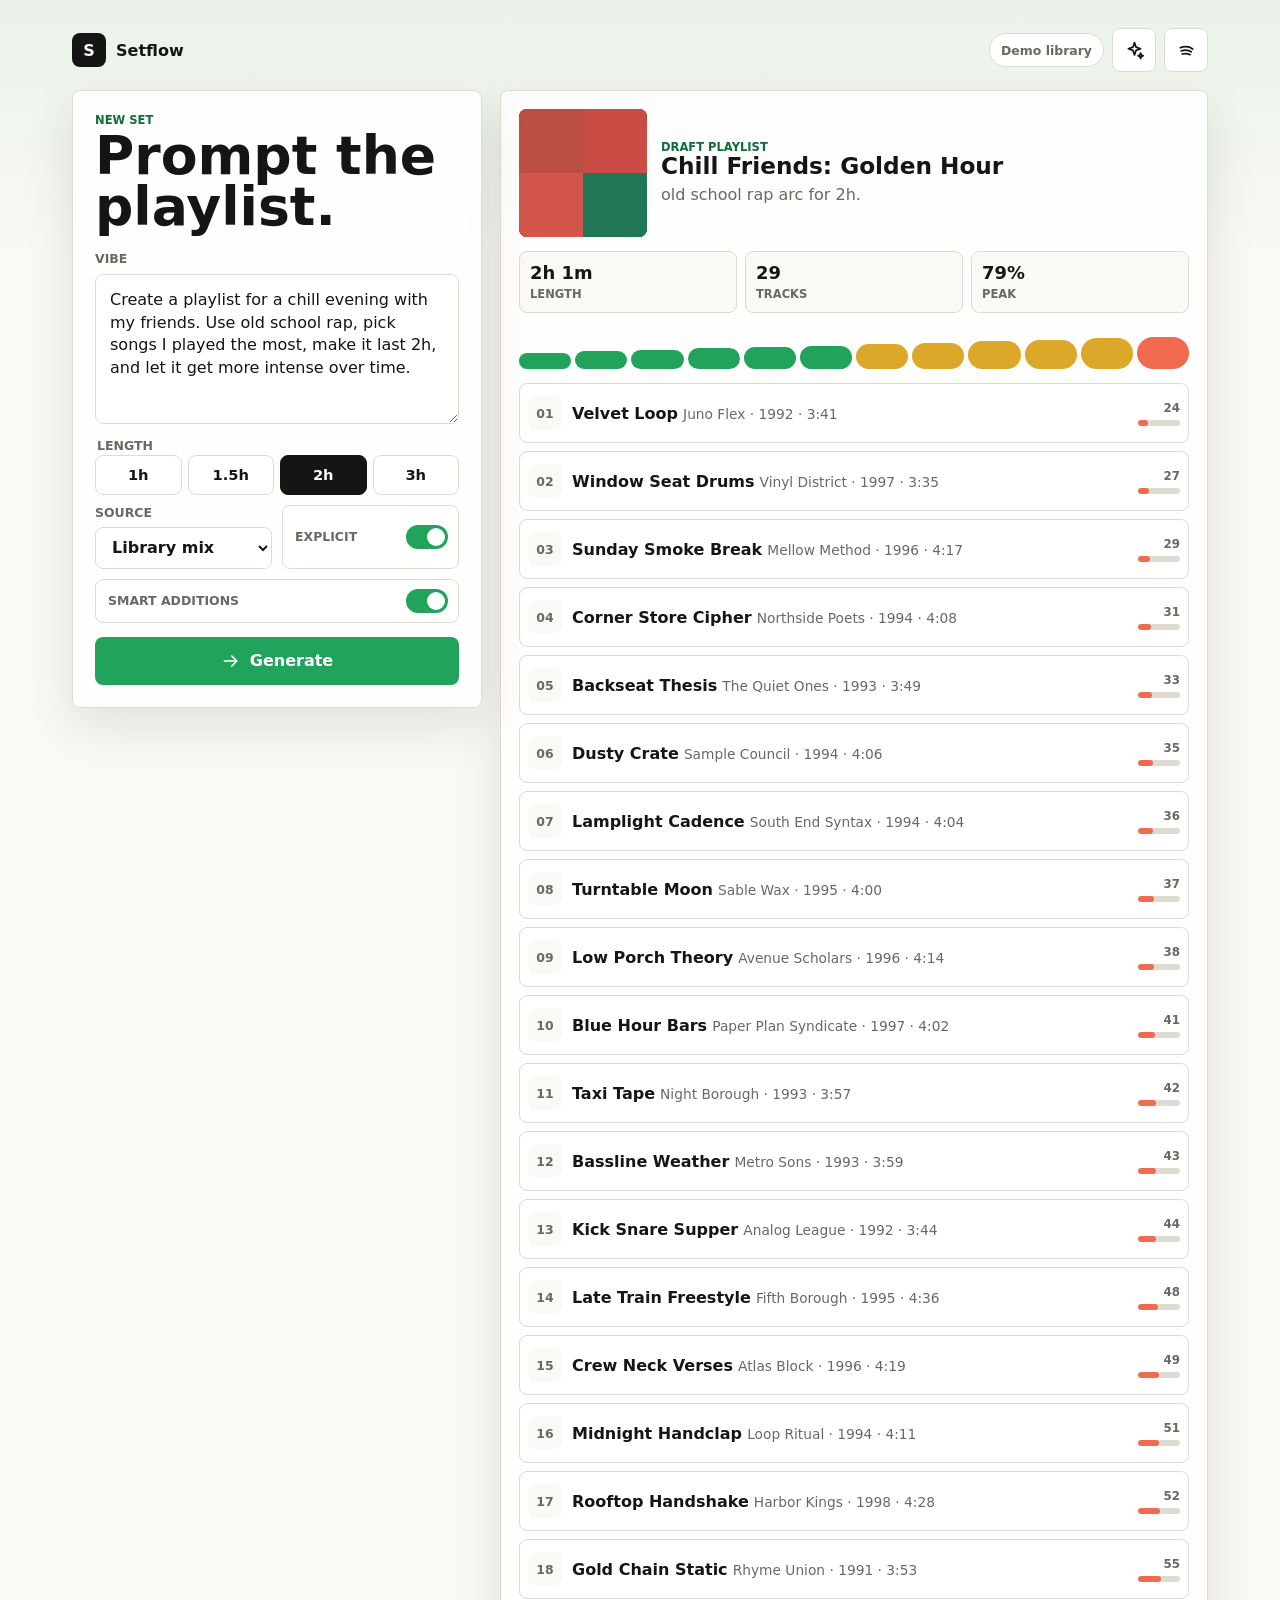
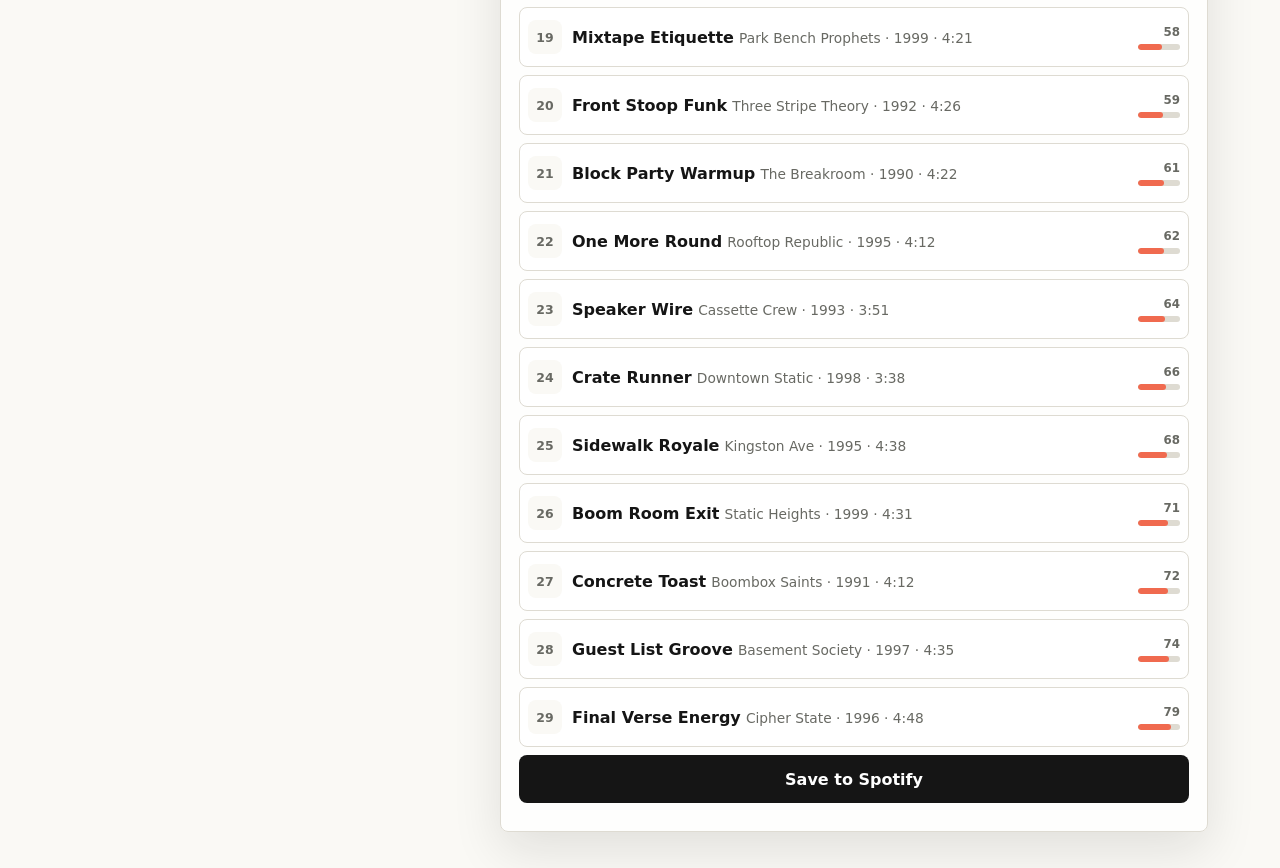
<file: index.html>
<!doctype html>
<html lang="en">
  <head>
    <meta charset="utf-8">
    <meta name="viewport" content="width=device-width, initial-scale=1">
    <meta name="theme-color" content="#121212">
    <title>Setflow</title>
    <link rel="manifest" href="manifest.json">
    <link rel="icon" href="icon.svg" type="image/svg+xml">
    <link rel="stylesheet" href="styles.css?v=59">
  </head>
  <body>
    <div class="app-shell">
      <header class="topbar">
        <a class="brand" href="#" aria-label="Setflow home">
          <span class="brand-mark" aria-hidden="true">S</span>
          <span>Setflow</span>
        </a>
        <div class="top-actions">
          <span class="status-pill" id="libraryStatus" data-mode="demo">Demo library</span>
          <button class="icon-button" id="aiButton" type="button" aria-label="AI settings">
            <svg viewBox="0 0 24 24" aria-hidden="true">
              <path d="M12 3l1.8 5.2L19 10l-5.2 1.8L12 17l-1.8-5.2L5 10l5.2-1.8z" />
              <path d="M19 15l.9 2.1L22 18l-2.1.9L19 21l-.9-2.1L16 18l2.1-.9z" />
            </svg>
          </button>
          <button class="icon-button" id="connectButton" type="button" aria-label="Connect Spotify">
            <svg viewBox="0 0 24 24" aria-hidden="true">
              <path d="M6 12.5c4.5-1.5 8.2-1.1 11.4 1" />
              <path d="M7 16c3.5-.9 6.6-.6 9.1.8" />
              <path d="M5 8.8c5.4-1.8 10.4-1.3 14 1.5" />
            </svg>
          </button>
        </div>
      </header>

      <main class="workspace">
        <section class="composer-panel" aria-labelledby="composerTitle">
          <div class="section-head">
            <p class="eyebrow">New set</p>
            <h1 id="composerTitle">Prompt the playlist.</h1>
          </div>

          <form id="playlistForm" class="composer" autocomplete="off">
            <label class="prompt-box" for="promptInput">
              <span class="prompt-label">Vibe</span>
              <textarea id="promptInput" name="prompt" rows="5">Create a playlist for a chill evening with my friends. Use old school rap, pick songs I played the most, make it last 2h, and let it get more intense over time.</textarea>
            </label>

            <div class="control-grid">
              <fieldset class="segmented-control">
                <legend>Length</legend>
                <label>
                  <input type="radio" name="duration" value="60">
                  <span>1h</span>
                </label>
                <label>
                  <input type="radio" name="duration" value="90">
                  <span>1.5h</span>
                </label>
                <label>
                  <input type="radio" name="duration" value="120" checked>
                  <span>2h</span>
                </label>
                <label>
                  <input type="radio" name="duration" value="180">
                  <span>3h</span>
                </label>
              </fieldset>

              <label class="select-control" for="sourceSelect">
                <span>Source</span>
                <select id="sourceSelect" name="source">
                  <option value="all" selected>Library mix</option>
                  <option value="top">Top plays</option>
                  <option value="saved">Liked songs</option>
                  <option value="playlist">Playlists</option>
                  <option value="recent">Recent plays</option>
                </select>
              </label>

              <label class="toggle-control">
                <span>Explicit</span>
                <input id="explicitToggle" name="explicit" type="checkbox" checked>
                <span class="switch" aria-hidden="true"></span>
              </label>

              <label class="toggle-control toggle-control-wide">
                <span>Smart additions</span>
                <input id="expandToggle" name="expandCatalog" type="checkbox" checked>
                <span class="switch" aria-hidden="true"></span>
              </label>
            </div>

            <button class="primary-action" type="submit">
              <svg viewBox="0 0 24 24" aria-hidden="true">
                <path d="M4 12h14" />
                <path d="m13 6 6 6-6 6" />
              </svg>
              Generate
            </button>
          </form>
        </section>

        <section class="playlist-panel" aria-labelledby="playlistTitle">
          <div class="playlist-hero">
            <div class="cover" id="playlistCover" aria-hidden="true">
              <span></span>
              <span></span>
              <span></span>
              <span></span>
            </div>
            <div class="playlist-meta">
              <p class="eyebrow">Draft playlist</p>
              <h2 id="playlistTitle">Chill Friends: Golden Hour</h2>
              <p id="playlistSubtitle">Old school rap arc for a two-hour evening.</p>
            </div>
          </div>

          <div class="stats-grid" aria-label="Playlist stats">
            <div>
              <span id="statDuration">0m</span>
              <small>length</small>
            </div>
            <div>
              <span id="statTracks">0</span>
              <small>tracks</small>
            </div>
            <div>
              <span id="statEnergy">0%</span>
              <small>peak</small>
            </div>
          </div>

          <div class="energy-arc" aria-label="Energy arc">
            <span></span>
            <span></span>
            <span></span>
            <span></span>
            <span></span>
            <span></span>
            <span></span>
            <span></span>
            <span></span>
            <span></span>
            <span></span>
            <span></span>
          </div>

          <ol class="track-list" id="trackList" aria-label="Generated tracks"></ol>

          <div class="action-bar">
            <button class="save-action" id="saveButton" type="button">Save to Spotify</button>
            <a class="open-playlist" id="openPlaylist" target="_blank" rel="noopener" hidden>Open last saved playlist</a>
          </div>
        </section>
      </main>

      <div class="toast" id="toast" role="status" aria-live="polite"></div>

      <dialog class="ai-dialog" id="aiDialog">
        <form method="dialog" class="ai-dialog-body">
          <h2>AI prompt understanding</h2>
          <p>Add your Anthropic API key and Claude will interpret any vibe — not just the built-in ones — and hand-pick the tracks. The key stays in this browser and is only sent to api.anthropic.com. Each generate costs a fraction of a cent.</p>
          <label class="ai-field">
            <span>Anthropic API key</span>
            <input id="aiKeyInput" type="password" placeholder="sk-ant-..." autocomplete="off">
          </label>
          <label class="ai-field">
            <span>Model</span>
            <select id="aiModelSelect">
              <option value="claude-opus-4-8" selected>Claude Opus 4.8 — best quality</option>
              <option value="claude-haiku-4-5">Claude Haiku 4.5 — fastest, cheapest</option>
            </select>
          </label>
          <div class="ai-dialog-actions">
            <button class="save-action" id="aiSaveButton" type="button">Save</button>
            <button class="ai-clear" id="aiClearButton" type="button">Disable AI</button>
          </div>
        </form>
      </dialog>
    </div>

    <script src="app.js?v=59"></script>
  </body>
</html>
</file>
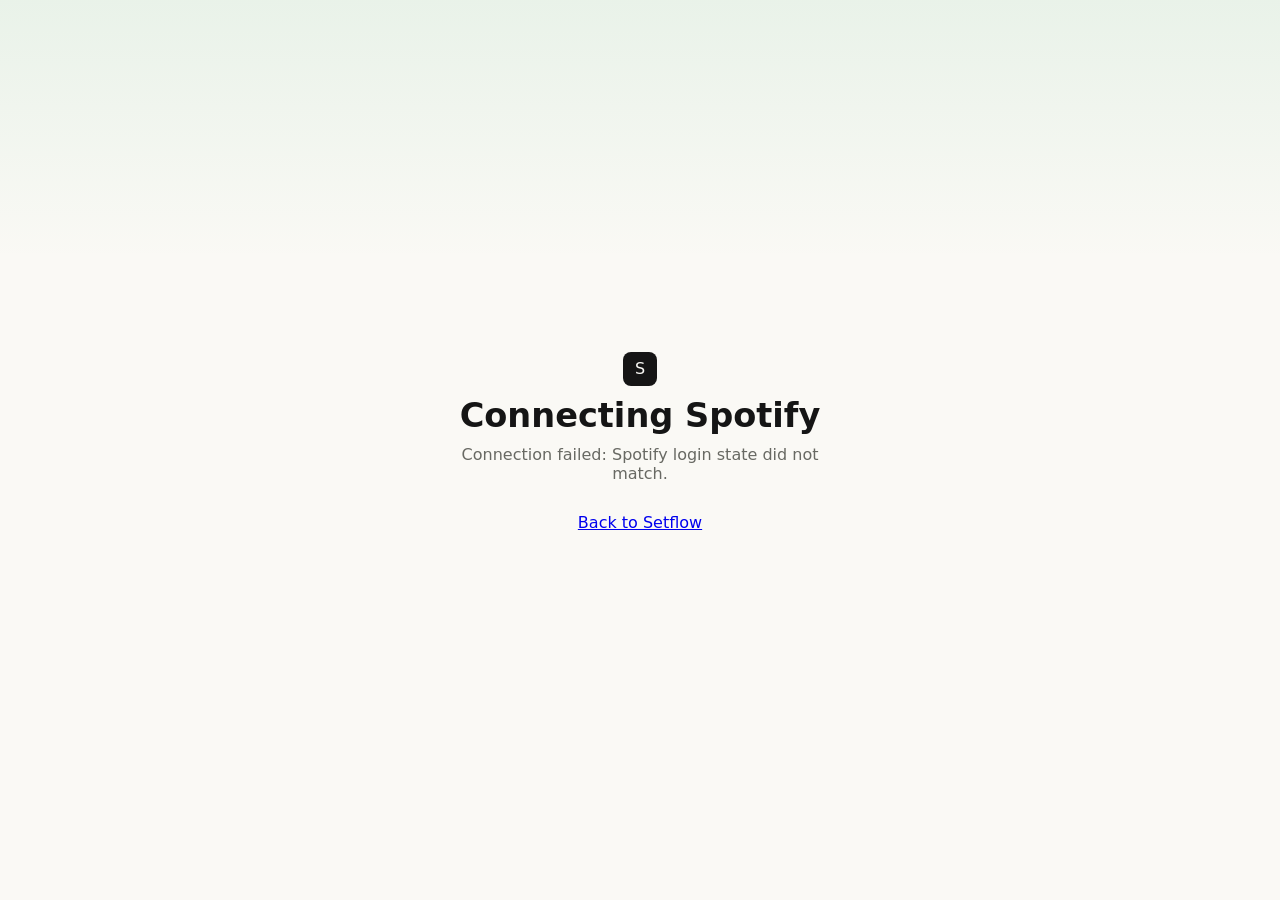
<file: callback.html>
<!doctype html>
<html lang="en">
  <head>
    <meta charset="utf-8">
    <meta name="viewport" content="width=device-width, initial-scale=1">
    <meta name="theme-color" content="#121212">
    <title>Connecting Spotify...</title>
    <link rel="stylesheet" href="styles.css?v=59">
  </head>
  <body>
    <main class="callback-screen">
      <div class="brand-mark" aria-hidden="true">S</div>
      <h1>Connecting Spotify</h1>
      <p id="callbackStatus">Finishing authorization.</p>
      <p><a id="callbackBack" href="./index.html" hidden>Back to Setflow</a></p>
    </main>

    <script>
      const SPOTIFY_CLIENT_ID = "003f1c3cbbb242b8941a383e45cb9f3b";
      const TOKEN_STORAGE_KEY = "setflow.spotifyToken";
      const statusNode = document.querySelector("#callbackStatus");
      const backLink = document.querySelector("#callbackBack");

      async function finishSpotifyLogin() {
        const params = new URLSearchParams(window.location.search);
        const error = params.get("error");
        const code = params.get("code");
        const state = params.get("state");
        const verifier = sessionStorage.getItem("setflow.spotifyVerifier");
        const expectedState = sessionStorage.getItem("setflow.spotifyState");

        if (error) throw new Error(error);
        if (!code || !verifier || state !== expectedState) {
          throw new Error("Spotify login state did not match.");
        }

        const response = await fetch("https://accounts.spotify.com/api/token", {
          method: "POST",
          headers: { "Content-Type": "application/x-www-form-urlencoded" },
          body: new URLSearchParams({
            grant_type: "authorization_code",
            code,
            // Must byte-match the redirect_uri used in the authorize request,
            // which is resolved relative to the app directory (subpath-safe).
            redirect_uri: `${window.location.origin}${window.location.pathname}`,
            client_id: SPOTIFY_CLIENT_ID,
            code_verifier: verifier
          })
        });

        if (!response.ok) {
          const detail = await response.json().catch(() => ({}));
          throw new Error(detail.error_description || detail.error || "Token exchange failed.");
        }

        const data = await response.json();
        localStorage.setItem(TOKEN_STORAGE_KEY, JSON.stringify({
          accessToken: data.access_token,
          refreshToken: data.refresh_token,
          expiresAt: Date.now() + data.expires_in * 1000
        }));

        sessionStorage.removeItem("setflow.spotifyVerifier");
        sessionStorage.removeItem("setflow.spotifyState");
        window.location.replace("./index.html?spotify=connected");
      }

      finishSpotifyLogin().catch((error) => {
        statusNode.textContent = `Connection failed: ${error.message}`;
        backLink.hidden = false;
      });
    </script>
  </body>
</html>
</file>
<file: styles.css>
:root {
  color-scheme: light;
  --ink: #151515;
  --muted: #686963;
  --paper: #faf9f5;
  --surface: #ffffff;
  --line: #dedbd2;
  --green: #21a35b;
  --green-dark: #0e6d3a;
  --tomato: #f06a4f;
  --gold: #dca829;
  --blue: #4f77d7;
  --violet: #7858c4;
  --shadow: 0 18px 50px rgba(20, 20, 20, 0.11);
  font-family: Inter, ui-sans-serif, system-ui, -apple-system, BlinkMacSystemFont, "Segoe UI", sans-serif;
}

* {
  box-sizing: border-box;
}

body {
  margin: 0;
  min-height: 100vh;
  background:
    linear-gradient(180deg, rgba(33, 163, 91, 0.08), rgba(250, 249, 245, 0) 260px),
    var(--paper);
  color: var(--ink);
}

button,
textarea,
select {
  font: inherit;
}

button {
  cursor: pointer;
}

.app-shell {
  width: min(100%, 1180px);
  min-height: 100vh;
  margin: 0 auto;
  padding: 18px 14px 28px;
}

.topbar {
  display: flex;
  align-items: center;
  justify-content: space-between;
  gap: 14px;
  min-height: 44px;
  margin-bottom: 18px;
}

.brand {
  display: inline-flex;
  align-items: center;
  gap: 10px;
  color: var(--ink);
  text-decoration: none;
  font-weight: 800;
}

.brand-mark {
  display: grid;
  width: 34px;
  height: 34px;
  place-items: center;
  border-radius: 8px;
  background: var(--ink);
  color: var(--paper);
}

.icon-button {
  display: grid;
  width: 44px;
  height: 44px;
  place-items: center;
  border: 1px solid var(--line);
  border-radius: 8px;
  background: var(--surface);
  color: var(--ink);
}

.top-actions {
  display: inline-flex;
  align-items: center;
  gap: 8px;
  min-width: 0;
}

.status-pill {
  display: inline-flex;
  align-items: center;
  max-width: 152px;
  min-height: 34px;
  border: 1px solid var(--line);
  border-radius: 999px;
  padding: 0 11px;
  background: var(--surface);
  color: var(--muted);
  font-size: 0.78rem;
  font-weight: 850;
  overflow: hidden;
  text-overflow: ellipsis;
  white-space: nowrap;
}

.status-pill[data-mode="connected"] {
  border-color: rgba(33, 163, 91, 0.35);
  background: rgba(33, 163, 91, 0.12);
  color: var(--green-dark);
}

.status-pill[data-mode="loading"] {
  border-color: rgba(220, 168, 41, 0.42);
  background: rgba(220, 168, 41, 0.13);
  color: #84610c;
}

svg {
  width: 21px;
  height: 21px;
  fill: none;
  stroke: currentColor;
  stroke-linecap: round;
  stroke-linejoin: round;
  stroke-width: 2;
}

.workspace {
  display: grid;
  gap: 14px;
}

.composer-panel,
.playlist-panel {
  border: 1px solid var(--line);
  border-radius: 8px;
  background: rgba(255, 255, 255, 0.82);
  box-shadow: var(--shadow);
  overflow: hidden;
}

.composer-panel {
  padding: 18px;
}

.section-head {
  display: grid;
  gap: 4px;
  margin-bottom: 18px;
}

.eyebrow {
  margin: 0;
  color: var(--green-dark);
  font-size: 0.72rem;
  font-weight: 850;
  letter-spacing: 0;
  text-transform: uppercase;
}

h1,
h2,
p {
  margin-top: 0;
}

h1 {
  max-width: 11ch;
  margin-bottom: 0;
  font-size: 2.45rem;
  line-height: 0.95;
  letter-spacing: 0;
}

h2 {
  margin-bottom: 6px;
  font-size: 1.45rem;
  line-height: 1.04;
  letter-spacing: 0;
}

.composer {
  display: grid;
  gap: 14px;
}

.prompt-box {
  display: grid;
  gap: 8px;
}

.prompt-label,
.select-control span,
.toggle-control span:first-child,
legend {
  color: var(--muted);
  font-size: 0.78rem;
  font-weight: 800;
  letter-spacing: 0;
  text-transform: uppercase;
}

textarea {
  width: 100%;
  min-height: 150px;
  resize: vertical;
  border: 1px solid var(--line);
  border-radius: 8px;
  padding: 14px;
  background: var(--surface);
  color: var(--ink);
  line-height: 1.42;
  outline: none;
}

textarea:focus,
select:focus-visible,
button:focus-visible {
  outline: 3px solid rgba(33, 163, 91, 0.22);
  outline-offset: 2px;
}

.control-grid {
  display: grid;
  gap: 10px;
}

.segmented-control {
  display: grid;
  grid-template-columns: repeat(4, 1fr);
  gap: 6px;
  margin: 0;
  border: 0;
  padding: 0;
}

.segmented-control legend {
  grid-column: 1 / -1;
  margin-bottom: 2px;
}

.segmented-control input {
  position: absolute;
  opacity: 0;
}

.segmented-control span {
  display: grid;
  min-height: 40px;
  place-items: center;
  border: 1px solid var(--line);
  border-radius: 8px;
  background: var(--surface);
  font-size: 0.92rem;
  font-weight: 760;
}

.segmented-control input:checked + span {
  border-color: var(--ink);
  background: var(--ink);
  color: var(--paper);
}

.select-control,
.toggle-control {
  display: grid;
  gap: 7px;
  min-width: 0;
}

select {
  width: 100%;
  min-height: 42px;
  border: 1px solid var(--line);
  border-radius: 8px;
  padding: 0 38px 0 12px;
  background: var(--surface);
  color: var(--ink);
  font-weight: 700;
}

.toggle-control {
  grid-template-columns: 1fr auto;
  align-items: center;
  min-height: 42px;
  border: 1px solid var(--line);
  border-radius: 8px;
  padding: 9px 10px 9px 12px;
  background: var(--surface);
}

.toggle-control-wide {
  grid-column: 1 / -1;
}

.toggle-control input {
  position: absolute;
  opacity: 0;
}

.switch {
  position: relative;
  display: block;
  width: 42px;
  height: 24px;
  border-radius: 999px;
  background: #c9c8bf;
}

.switch::after {
  content: "";
  position: absolute;
  top: 3px;
  left: 3px;
  width: 18px;
  height: 18px;
  border-radius: 50%;
  background: var(--surface);
  transition: transform 180ms ease;
}

.toggle-control input:checked + .switch {
  background: var(--green);
}

.toggle-control input:checked + .switch::after {
  transform: translateX(18px);
}

.primary-action,
.save-action {
  display: inline-flex;
  align-items: center;
  justify-content: center;
  gap: 9px;
  min-height: 48px;
  border: 0;
  border-radius: 8px;
  background: var(--green);
  color: #ffffff;
  font-weight: 850;
}

.primary-action:disabled,
.save-action:disabled {
  cursor: wait;
  opacity: 0.72;
}

.primary-action {
  width: 100%;
}

.primary-action svg {
  width: 20px;
  height: 20px;
}

.playlist-panel {
  display: grid;
  padding: 14px;
  gap: 14px;
}

.playlist-hero {
  display: grid;
  grid-template-columns: 96px minmax(0, 1fr);
  gap: 14px;
  align-items: center;
}

.cover {
  display: grid;
  grid-template-columns: repeat(2, 1fr);
  width: 96px;
  height: 96px;
  border-radius: 8px;
  overflow: hidden;
  background: var(--ink);
}

.cover span:nth-child(1) {
  background: var(--green);
}

.cover span:nth-child(2) {
  background: var(--tomato);
}

.cover span:nth-child(3) {
  background: var(--gold);
}

.cover span:nth-child(4) {
  background: var(--blue);
}

.playlist-meta {
  min-width: 0;
}

.playlist-meta p:last-child {
  margin-bottom: 0;
  color: var(--muted);
  line-height: 1.38;
}

.stats-grid {
  display: grid;
  grid-template-columns: repeat(3, 1fr);
  gap: 8px;
}

.stats-grid div {
  min-height: 62px;
  border: 1px solid var(--line);
  border-radius: 8px;
  padding: 10px;
  background: var(--paper);
}

.stats-grid span {
  display: block;
  font-size: 1.12rem;
  font-weight: 900;
}

.stats-grid small {
  color: var(--muted);
  font-size: 0.72rem;
  font-weight: 800;
  text-transform: uppercase;
}

.energy-arc {
  display: grid;
  grid-template-columns: repeat(12, 1fr);
  gap: 4px;
  align-items: end;
  height: 42px;
}

.energy-arc span {
  border-radius: 999px;
  background: var(--line);
  min-height: 8px;
  transition: height 220ms ease, background-color 220ms ease;
}

.track-list {
  display: grid;
  gap: 8px;
  margin: 0;
  padding: 0;
  list-style: none;
}

.track {
  display: grid;
  grid-template-columns: 34px minmax(0, 1fr) auto;
  gap: 10px;
  align-items: center;
  min-height: 60px;
  border: 1px solid var(--line);
  border-radius: 8px;
  padding: 8px;
  background: var(--surface);
}

.track-index {
  display: grid;
  width: 34px;
  height: 34px;
  place-items: center;
  border-radius: 8px;
  background: var(--paper);
  color: var(--muted);
  font-size: 0.78rem;
  font-weight: 900;
}

.track-main {
  min-width: 0;
}

.track-title,
.track-artist {
  overflow: hidden;
  text-overflow: ellipsis;
  white-space: nowrap;
}

.track-title {
  font-weight: 850;
}

.track-artist {
  margin-top: 2px;
  color: var(--muted);
  font-size: 0.86rem;
}

.track-energy {
  display: grid;
  justify-items: end;
  gap: 5px;
  min-width: 46px;
  color: var(--muted);
  font-size: 0.74rem;
  font-weight: 850;
}

.meter {
  width: 42px;
  height: 6px;
  border-radius: 999px;
  background: var(--line);
  overflow: hidden;
}

.meter span {
  display: block;
  height: 100%;
  border-radius: inherit;
  background: var(--tomato);
}

.action-bar {
  position: sticky;
  bottom: 10px;
  display: grid;
  gap: 8px;
  padding-top: 4px;
}

.open-playlist {
  display: inline-flex;
  align-items: center;
  justify-content: center;
  min-height: 40px;
  border: 1px solid var(--line);
  border-radius: 8px;
  background: var(--surface);
  color: var(--ink);
  font-weight: 750;
  text-decoration: none;
}

.open-playlist[hidden] {
  display: none;
}

.track-empty {
  grid-template-columns: 1fr;
  justify-items: center;
  color: var(--muted);
  text-align: center;
}

.ai-dialog {
  width: min(420px, calc(100vw - 32px));
  border: 1px solid var(--line);
  border-radius: 12px;
  padding: 0;
  background: var(--surface);
  color: var(--ink);
  box-shadow: var(--shadow);
}

.ai-dialog::backdrop {
  background: rgba(18, 18, 18, 0.45);
}

.ai-dialog-body {
  display: grid;
  gap: 14px;
  padding: 20px;
}

.ai-dialog-body h2 {
  margin: 0;
  font-size: 1.3rem;
}

.ai-dialog-body p {
  margin: 0;
  color: var(--muted);
  font-size: 0.88rem;
}

.ai-field {
  display: grid;
  gap: 6px;
  font-weight: 750;
  font-size: 0.85rem;
}

.ai-field input,
.ai-field select {
  min-height: 42px;
  border: 1px solid var(--line);
  border-radius: 8px;
  padding: 0 10px;
  background: var(--paper);
  color: var(--ink);
  font: inherit;
}

.ai-dialog-actions {
  display: grid;
  grid-template-columns: 1fr auto;
  gap: 8px;
}

.ai-clear {
  border: 1px solid var(--line);
  border-radius: 8px;
  padding: 0 14px;
  background: var(--surface);
  color: var(--muted);
  font-weight: 750;
}

.save-action {
  width: 100%;
  background: var(--ink);
}

.toast {
  position: fixed;
  right: 14px;
  bottom: 16px;
  left: 14px;
  z-index: 10;
  display: none;
  min-height: 48px;
  align-items: center;
  justify-content: center;
  border-radius: 8px;
  padding: 10px 14px;
  background: var(--ink);
  color: var(--paper);
  box-shadow: var(--shadow);
  font-weight: 750;
  text-align: center;
}

.toast.is-visible {
  display: flex;
}

.callback-screen {
  display: grid;
  width: min(100%, 460px);
  min-height: 100vh;
  place-content: center;
  gap: 14px;
  margin: 0 auto;
  padding: 28px;
  text-align: center;
}

.callback-screen .brand-mark {
  margin: 0 auto;
}

.callback-screen h1 {
  max-width: none;
  margin: 0;
  font-size: 2.1rem;
}

.callback-screen p {
  color: var(--muted);
}

.is-loading .primary-action {
  background: #8d9089;
}

@media (min-width: 720px) {
  .app-shell {
    padding: 28px 22px 36px;
  }

  .workspace {
    grid-template-columns: minmax(320px, 0.78fr) minmax(390px, 1fr);
    align-items: start;
  }

  .composer-panel {
    position: sticky;
    top: 22px;
    padding: 22px;
  }

  h1 {
    font-size: 3.35rem;
  }

  .control-grid {
    grid-template-columns: 1fr 1fr;
  }

  .segmented-control {
    grid-column: 1 / -1;
  }

  .playlist-panel {
    padding: 18px;
  }

  .playlist-hero {
    grid-template-columns: 128px minmax(0, 1fr);
  }

  .cover {
    width: 128px;
    height: 128px;
  }

  .toast {
    right: 24px;
    left: auto;
    width: min(360px, calc(100% - 48px));
  }
}

@media (min-width: 1040px) {
  .workspace {
    grid-template-columns: 410px minmax(0, 1fr);
    gap: 18px;
  }
}
</file>
